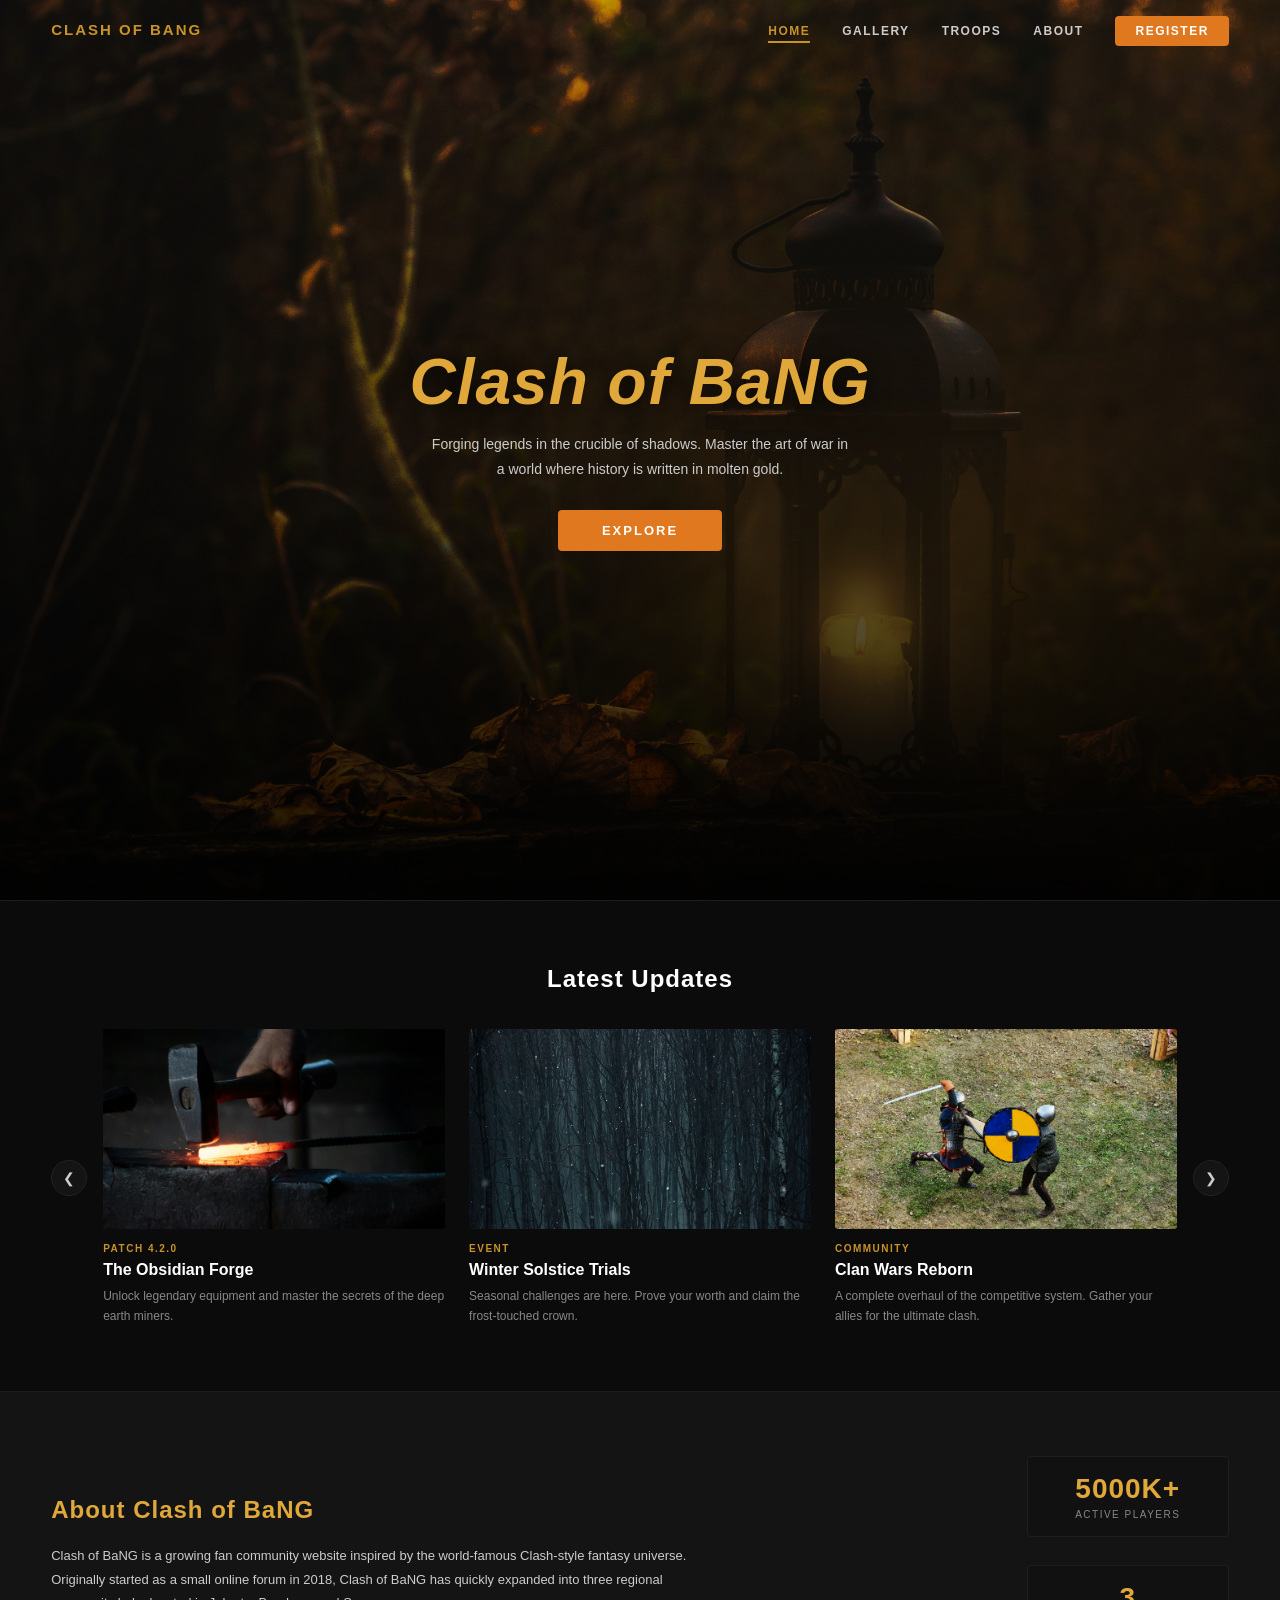
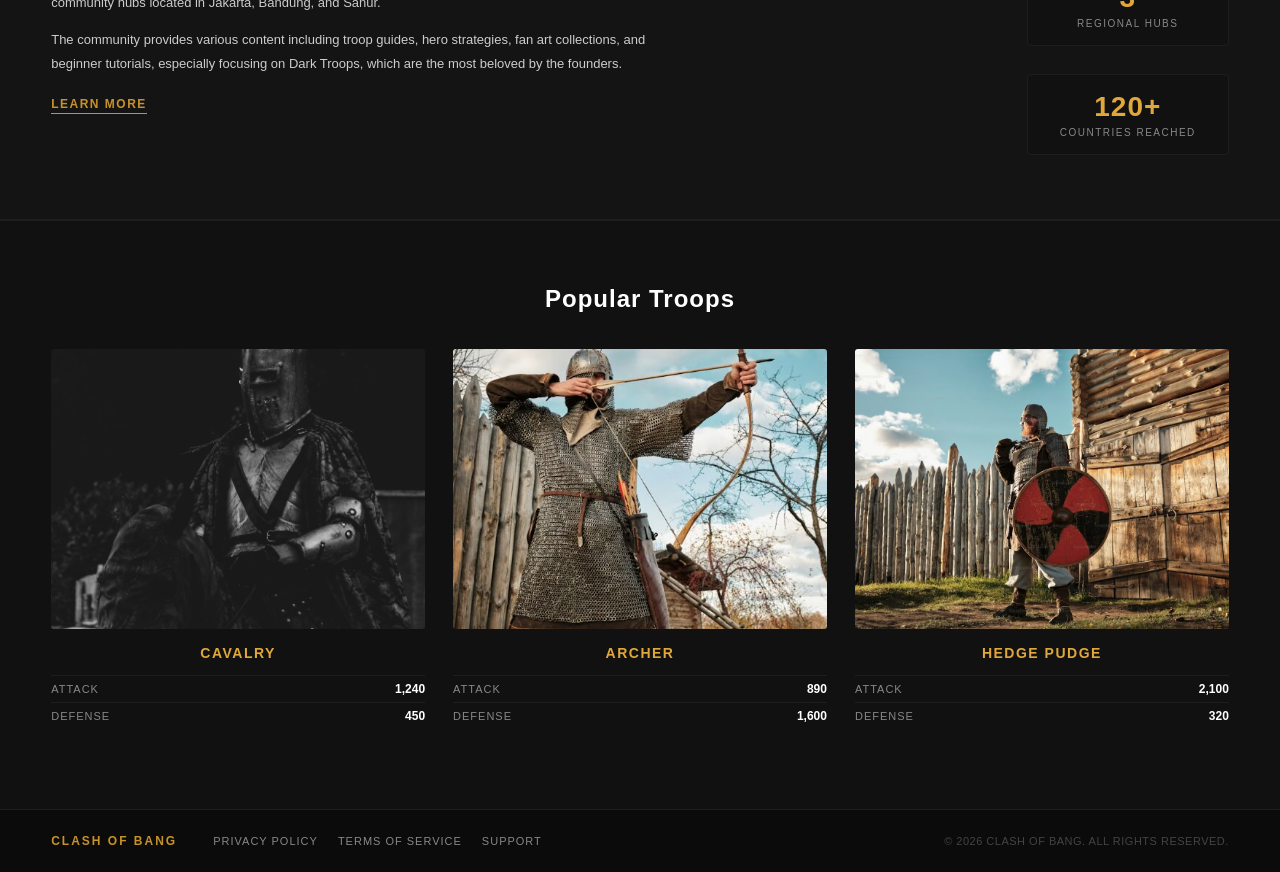
<file: aol_hci_lab/clash-of-bang/index.html>
<!DOCTYPE html>
<html lang="en">
<head>
    <meta charset="UTF-8">
    <meta name="viewport" content="width=device-width, initial-scale=1.0">
    <title>Clash of BaNG - Home</title>
    <link rel="stylesheet" href="css/style.css">
</head>
<body class="page-home">

    <header>
        <div class="header-container">
            <div class="logo">
                <a href="index.html">CLASH OF BANG</a>
            </div>
            <nav>
                <ul>
                    <li><a href="index.html" class="active">HOME</a></li>
                    <li><a href="gallery.html">GALLERY</a></li>
                    <li><a href="troops.html">TROOPS</a></li>
                    <li><a href="about.html">ABOUT</a></li>
                    <li><a href="register.html" class="btn-register">REGISTER</a></li>
                </ul>
            </nav>
        </div>
    </header>

    <main>

        <section class="hero-section">
            <div class="hero-content">
                <h1>Clash of BaNG</h1>
                <p>Forging legends in the crucible of shadows. Master the art of war in a world where history is written in molten gold.</p>
                <a href="#updates" class="btn-explore">EXPLORE</a>
            </div>
        </section>

        <section id="updates" class="updates-section">
            <div class="updates-inner">
                <div class="section-title">
                    <h2>Latest Updates</h2>
                </div>
                <div class="carousel-container">
                    <button class="carousel-arrow" id="prevBtn">&#10094;</button>
                    <div class="carousel-wrapper">
                        <div class="carousel-track" id="carouselTrack">

                            <div class="update-card">
                                <div class="card-img-wrap">
                                    <img src="images/update1.jpg" alt="The Obsidian Forge">
                                </div>
                                <span class="card-tag">PATCH 4.2.0</span>
                                <h3>The Obsidian Forge</h3>
                                <p>Unlock legendary equipment and master the secrets of the deep earth miners.</p>
                            </div>

                            <div class="update-card">
                                <div class="card-img-wrap">
                                    <img src="images/update2.jpg" alt="Winter Solstice Trials">
                                </div>
                                <span class="card-tag">EVENT</span>
                                <h3>Winter Solstice Trials</h3>
                                <p>Seasonal challenges are here. Prove your worth and claim the frost-touched crown.</p>
                            </div>

                            <div class="update-card">
                                <div class="card-img-wrap">
                                    <img src="images/update3.jpg" alt="Clan Wars Reborn">
                                </div>
                                <span class="card-tag">COMMUNITY</span>
                                <h3>Clan Wars Reborn</h3>
                                <p>A complete overhaul of the competitive system. Gather your allies for the ultimate clash.</p>
                            </div>

                        </div>
                    </div>
                    <button class="carousel-arrow" id="nextBtn">&#10095;</button>
                </div>
            </div>
        </section>

        <section class="brief-info-section">
            <div class="brief-info-inner">
                <div class="brief-info-text">
                    <h2>About Clash of BaNG</h2>
                    <p>Clash of BaNG is a growing fan community website inspired by the world-famous Clash-style fantasy universe. Originally started as a small online forum in 2018, Clash of BaNG has quickly expanded into three regional community hubs located in Jakarta, Bandung, and Sanur.</p>
                    <p>The community provides various content including troop guides, hero strategies, fan art collections, and beginner tutorials, especially focusing on Dark Troops, which are the most beloved by the founders.</p>
                    <a href="about.html" class="btn-learn-more">LEARN MORE</a>
                </div>
                <div class="brief-info-stats">
                    <div class="brief-stat-item">
                        <span class="brief-stat-number">5000K+</span>
                        <span class="brief-stat-label">Active Players</span>
                    </div>
                    <div class="brief-stat-item">
                        <span class="brief-stat-number">3</span>
                        <span class="brief-stat-label">Regional Hubs</span>
                    </div>
                    <div class="brief-stat-item">
                        <span class="brief-stat-number">120+</span>
                        <span class="brief-stat-label">Countries Reached</span>
                    </div>
                </div>
            </div>
        </section>

        <section class="popular-troops-section">
            <div class="troops-inner">
                <div class="section-title">
                    <h2>Popular Troops</h2>
                </div>
                <div class="troops-grid">

                    <div class="troop-card">
                        <div class="troop-card-img">
                            <img src="images/troop-cavalry.jpg" alt="Cavalry">
                        </div>
                        <h3>Cavalry</h3>
                        <div class="stat-row">
                            <span class="stat-label">ATTACK</span>
                            <span class="stat-value">1,240</span>
                        </div>
                        <div class="stat-row">
                            <span class="stat-label">DEFENSE</span>
                            <span class="stat-value">450</span>
                        </div>
                    </div>

                    <div class="troop-card">
                        <div class="troop-card-img">
                            <img src="images/troop-archer.jpg" alt="Archer">
                        </div>
                        <h3>Archer</h3>
                        <div class="stat-row">
                            <span class="stat-label">ATTACK</span>
                            <span class="stat-value">890</span>
                        </div>
                        <div class="stat-row">
                            <span class="stat-label">DEFENSE</span>
                            <span class="stat-value">1,600</span>
                        </div>
                    </div>

                    <div class="troop-card">
                        <div class="troop-card-img">
                            <img src="images/troop-hedge.jpg" alt="Hedge Pudge">
                        </div>
                        <h3>Hedge Pudge</h3>
                        <div class="stat-row">
                            <span class="stat-label">ATTACK</span>
                            <span class="stat-value">2,100</span>
                        </div>
                        <div class="stat-row">
                            <span class="stat-label">DEFENSE</span>
                            <span class="stat-value">320</span>
                        </div>
                    </div>

                </div>
            </div>
        </section>

    </main>

    <footer>
        <div class="footer-inner">
            <div class="footer-left">
                <span class="footer-logo">CLASH OF BANG</span>
                <div class="footer-links">
                    <a href="#">PRIVACY POLICY</a>
                    <a href="#">TERMS OF SERVICE</a>
                    <a href="#">SUPPORT</a>
                </div>
            </div>
            <div class="footer-right">
                <p>&copy; 2026 CLASH OF BANG. ALL RIGHTS RESERVED.</p>
            </div>
        </div>
    </footer>

    <script src="js/carousel.js"></script>
</body>
</html>
</file>
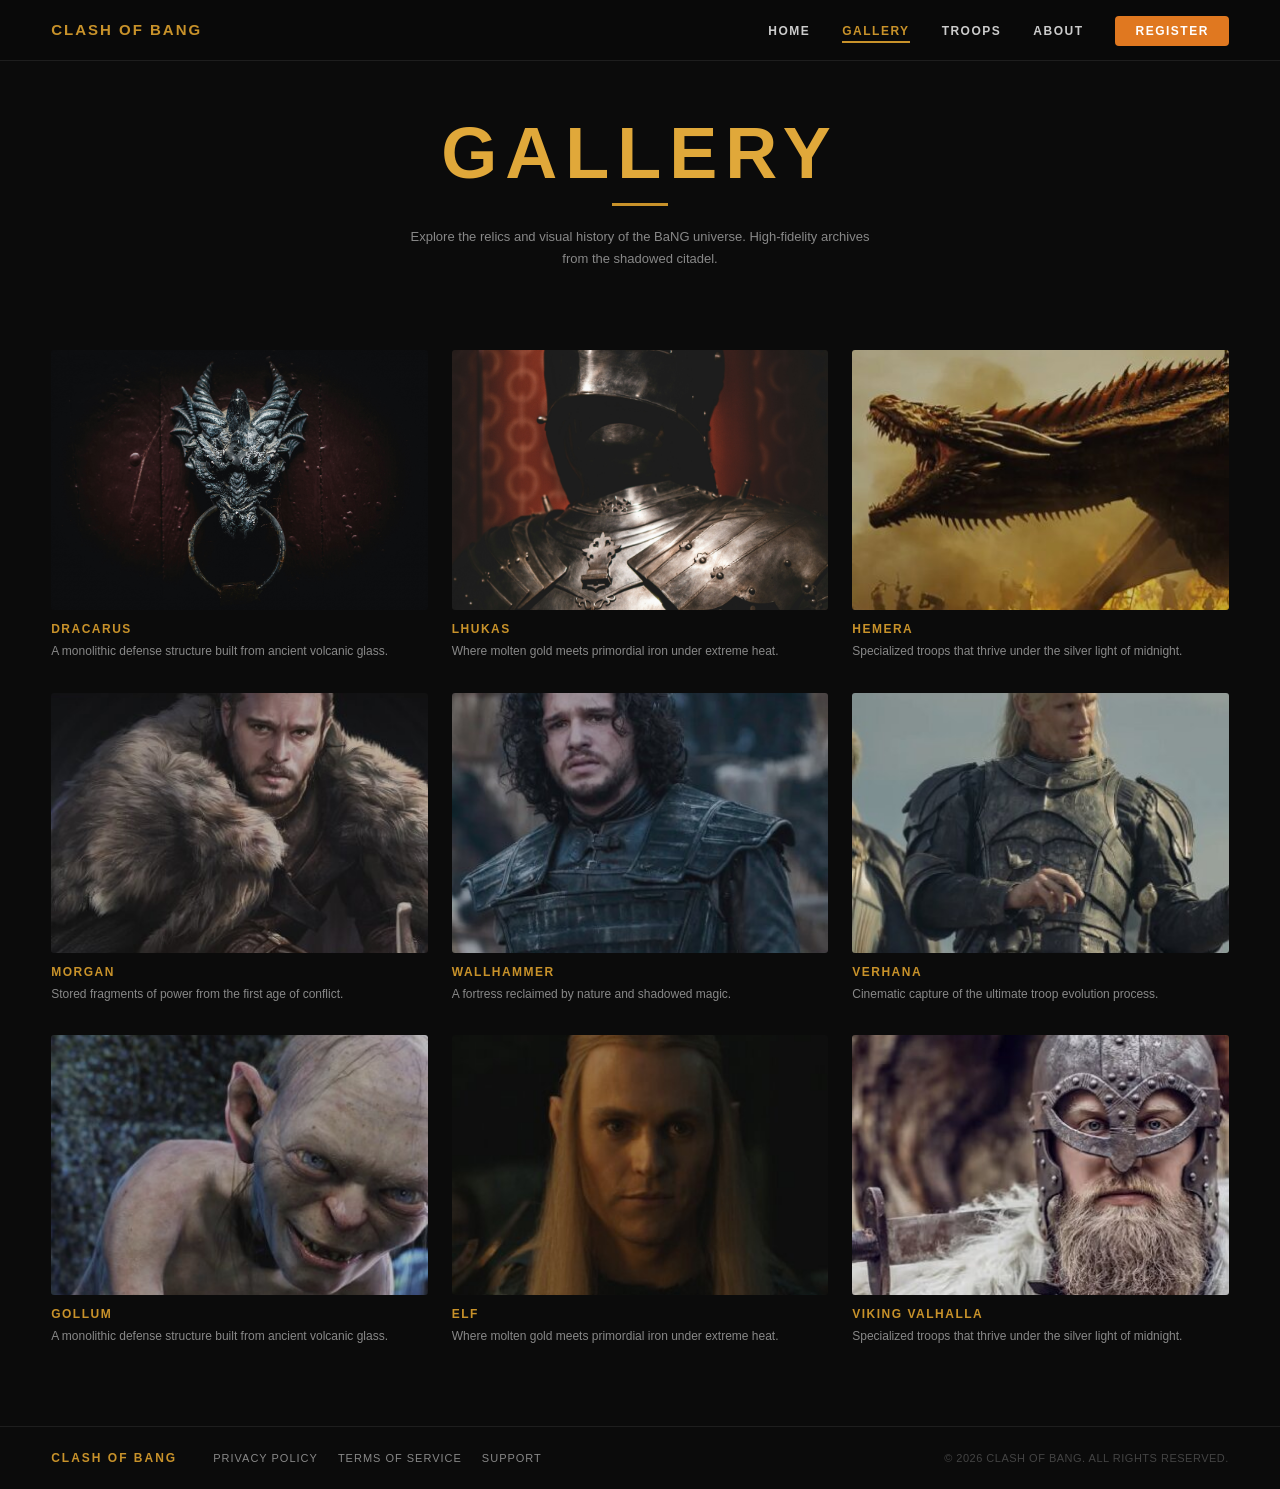
<file: aol_hci_lab/clash-of-bang/gallery.html>
<!DOCTYPE html>
<html lang="en">
<head>
    <meta charset="UTF-8">
    <meta name="viewport" content="width=device-width, initial-scale=1.0">
    <title>Clash of BaNG - Gallery</title>
    <link rel="stylesheet" href="css/style.css">
</head>
<body>

    <header>
        <div class="header-container">
            <div class="logo">
                <a href="index.html">CLASH OF BANG</a>
            </div>
            <nav>
                <ul>
                    <li><a href="index.html">HOME</a></li>
                    <li><a href="gallery.html" class="active">GALLERY</a></li>
                    <li><a href="troops.html">TROOPS</a></li>
                    <li><a href="about.html">ABOUT</a></li>
                    <li><a href="register.html" class="btn-register">REGISTER</a></li>
                </ul>
            </nav>
        </div>
    </header>

    <main>

        <div class="gallery-hero">
            <h1>GALLERY</h1>
            <p>Explore the relics and visual history of the BaNG universe. High-fidelity archives from the shadowed citadel.</p>
        </div>

        <section class="gallery-section">
            <div class="gallery-grid">

                <div class="gallery-card">
                    <div class="gallery-img-wrap">
                        <img src="images/gallery1.jpg" alt="Dracarus">
                    </div>
                    <h3>DRACARUS</h3>
                    <p>A monolithic defense structure built from ancient volcanic glass.</p>
                </div>

                <div class="gallery-card">
                    <div class="gallery-img-wrap">
                        <img src="images/gallery2.jpg" alt="Lhukas">
                    </div>
                    <h3>LHUKAS</h3>
                    <p>Where molten gold meets primordial iron under extreme heat.</p>
                </div>

                <div class="gallery-card">
                    <div class="gallery-img-wrap">
                        <img src="images/gallery3.jpg" alt="Hemera">
                    </div>
                    <h3>HEMERA</h3>
                    <p>Specialized troops that thrive under the silver light of midnight.</p>
                </div>

                <div class="gallery-card">
                    <div class="gallery-img-wrap">
                        <img src="images/gallery4.jpg" alt="Morgan">
                    </div>
                    <h3>MORGAN</h3>
                    <p>Stored fragments of power from the first age of conflict.</p>
                </div>

                <div class="gallery-card">
                    <div class="gallery-img-wrap">
                        <img src="images/gallery5.jpg" alt="Wallhammer">
                    </div>
                    <h3>WALLHAMMER</h3>
                    <p>A fortress reclaimed by nature and shadowed magic.</p>
                </div>

                <div class="gallery-card">
                    <div class="gallery-img-wrap">
                        <img src="images/gallery6.jpg" alt="Verhana">
                    </div>
                    <h3>VERHANA</h3>
                    <p>Cinematic capture of the ultimate troop evolution process.</p>
                </div>

                <div class="gallery-card">
                    <div class="gallery-img-wrap">
                        <img src="images/gallery7.jpg" alt="Gollum">
                    </div>
                    <h3>GOLLUM</h3>
                    <p>A monolithic defense structure built from ancient volcanic glass.</p>
                </div>

                <div class="gallery-card">
                    <div class="gallery-img-wrap">
                        <img src="images/gallery8.jpg" alt="Elf">
                    </div>
                    <h3>ELF</h3>
                    <p>Where molten gold meets primordial iron under extreme heat.</p>
                </div>

                <div class="gallery-card">
                    <div class="gallery-img-wrap">
                        <img src="images/gallery9.jpg" alt="Viking Valhalla">
                    </div>
                    <h3>VIKING VALHALLA</h3>
                    <p>Specialized troops that thrive under the silver light of midnight.</p>
                </div>

            </div>
        </section>

    </main>

    <footer>
        <div class="footer-inner">
            <div class="footer-left">
                <span class="footer-logo">CLASH OF BANG</span>
                <div class="footer-links">
                    <a href="#">PRIVACY POLICY</a>
                    <a href="#">TERMS OF SERVICE</a>
                    <a href="#">SUPPORT</a>
                </div>
            </div>
            <div class="footer-right">
                <p>&copy; 2026 CLASH OF BANG. ALL RIGHTS RESERVED.</p>
            </div>
        </div>
    </footer>

</body>
</html>
</file>
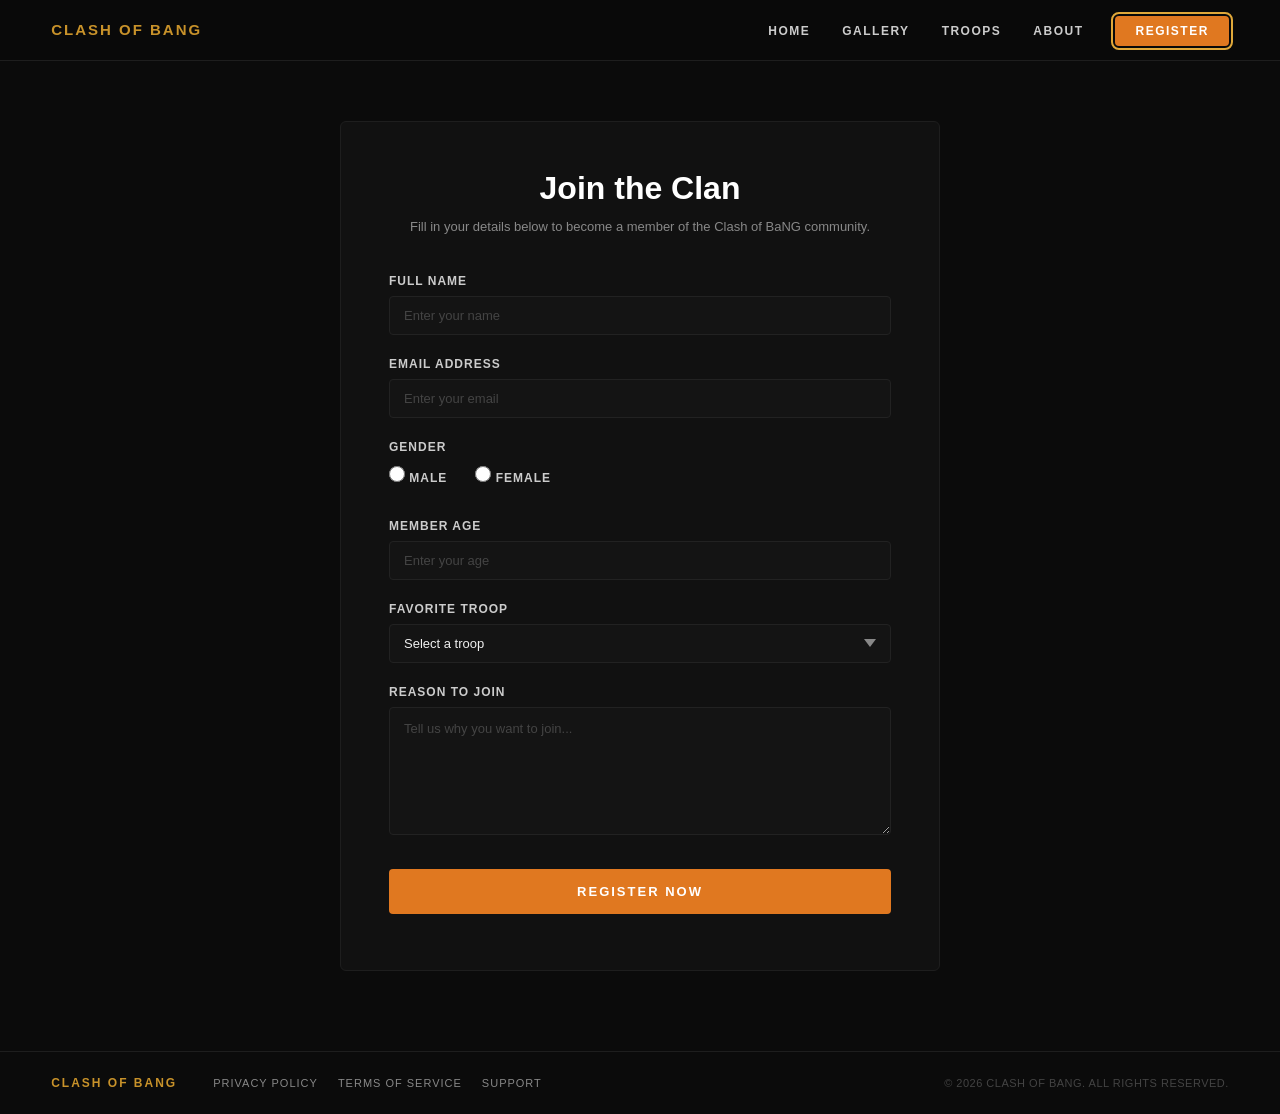
<file: aol_hci_lab/clash-of-bang/register.html>
<!DOCTYPE html>
<html lang="en">
<head>
    <meta charset="UTF-8">
    <meta name="viewport" content="width=device-width, initial-scale=1.0">
    <title>Clash of BaNG - Register</title>
    <link rel="stylesheet" href="css/style.css">
</head>
<body>

    <header>
        <div class="header-container">
            <div class="logo">
                <a href="index.html">CLASH OF BANG</a>
            </div>
            <nav>
                <ul>
                    <li><a href="index.html">HOME</a></li>
                    <li><a href="gallery.html">GALLERY</a></li>
                    <li><a href="troops.html">TROOPS</a></li>
                    <li><a href="about.html">ABOUT</a></li>
                    <li><a href="register.html" class="btn-register active">REGISTER</a></li>
                </ul>
            </nav>
        </div>
    </header>

    <main>

        <section class="register-section">
            <div class="register-card">

                <div class="register-header">
                    <h1>Join the Clan</h1>
                    <p>Fill in your details below to become a member of the Clash of BaNG community.</p>
                </div>

                <form id="registerForm" novalidate>

                    <div class="form-group">
                        <label for="fullName">Full Name</label>
                        <input type="text" id="fullName" name="fullName" placeholder="Enter your name" autocomplete="name">
                        <span class="form-error" id="fullNameError"></span>
                    </div>

                    <div class="form-group">
                        <label for="email">Email Address</label>
                        <input type="email" id="email" name="email" placeholder="Enter your email" autocomplete="email">
                        <span class="form-error" id="emailError"></span>
                    </div>

                    <div class="form-group">
                        <label>Gender</label>
                        <div class="radio-group">
                            <label class="radio-label">
                                <input type="radio" name="gender" value="male">
                                <span>Male</span>
                            </label>
                            <label class="radio-label">
                                <input type="radio" name="gender" value="female">
                                <span>Female</span>
                            </label>
                        </div>
                        <span class="form-error" id="genderError"></span>
                    </div>

                    <div class="form-group">
                        <label for="age">Member Age</label>
                        <input type="number" id="age" name="age" placeholder="Enter your age" min="13" max="99">
                        <span class="form-error" id="ageError"></span>
                    </div>

                    <div class="form-group">
                        <label for="favTroop">Favorite Troop</label>
                        <select id="favTroop" name="favTroop">
                            <option value="">Select a troop</option>
                            <option value="iron-fist">Iron Fist</option>
                            <option value="archers">Archers</option>
                            <option value="cavalry">Cavalry</option>
                            <option value="swordsman">Swordsman</option>
                            <option value="orc">Orc</option>
                            <option value="spearman">Spearman</option>
                            <option value="mighty-knight">Mighty Knight</option>
                            <option value="axeman">Axeman</option>
                        </select>
                        <span class="form-error" id="favTroopError"></span>
                    </div>

                    <div class="form-group">
                        <label for="reason">Reason to Join</label>
                        <textarea id="reason" name="reason" rows="5" placeholder="Tell us why you want to join..."></textarea>
                        <span class="form-error" id="reasonError"></span>
                    </div>

                    <button type="submit" class="btn-submit">REGISTER NOW</button>

                </form>

            </div>
        </section>

    </main>

    <footer>
        <div class="footer-inner">
            <div class="footer-left">
                <span class="footer-logo">CLASH OF BANG</span>
                <div class="footer-links">
                    <a href="#">PRIVACY POLICY</a>
                    <a href="#">TERMS OF SERVICE</a>
                    <a href="#">SUPPORT</a>
                </div>
            </div>
            <div class="footer-right">
                <p>&copy; 2026 CLASH OF BANG. ALL RIGHTS RESERVED.</p>
            </div>
        </div>
    </footer>

    <script src="js/register.js"></script>
</body>
</html>
</file>
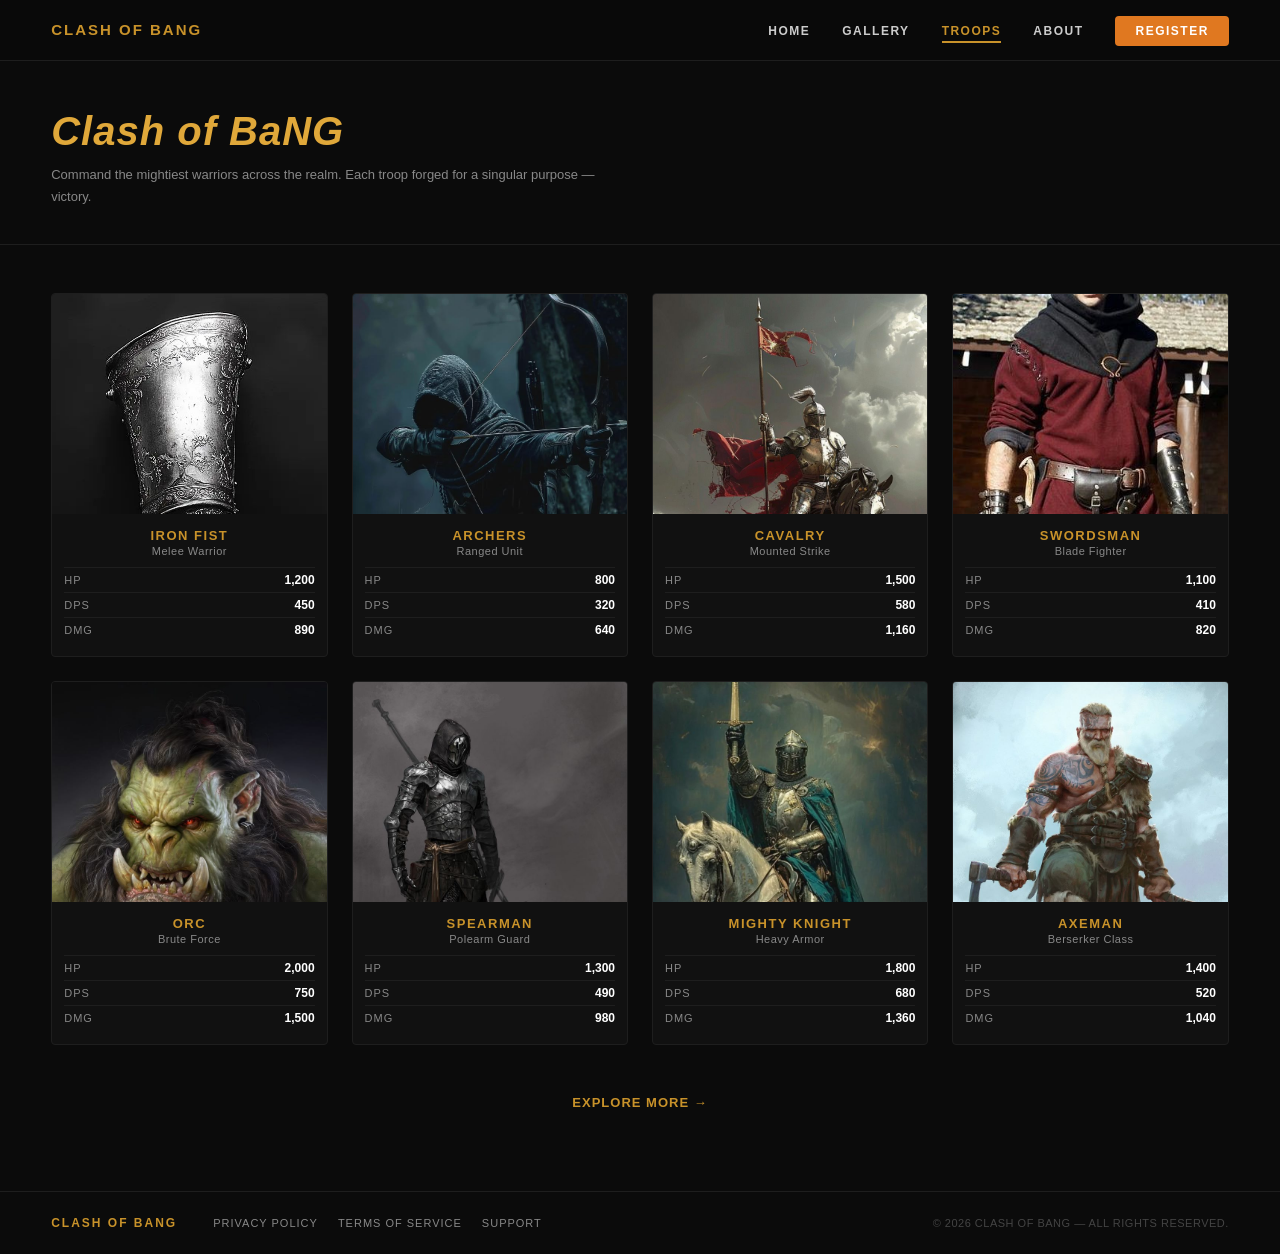
<file: aol_hci_lab/clash-of-bang/troops.html>
<!DOCTYPE html>
<html lang="en">
<head>
    <meta charset="UTF-8">
    <meta name="viewport" content="width=device-width, initial-scale=1.0">
    <title>Clash of BaNG - Troops</title>
    <link rel="stylesheet" href="css/style.css">
</head>
<body>

    <!-- ===== HEADER ===== -->
    <header>
        <div class="header-container">
            <div class="logo">
                <a href="index.html">CLASH OF BANG</a>
            </div>
            <nav>
                <ul>
                    <li><a href="index.html">HOME</a></li>
                    <li><a href="gallery.html">GALLERY</a></li>
                    <li><a href="troops.html" class="active">TROOPS</a></li>
                    <li><a href="about.html">ABOUT</a></li>
                    <li><a href="register.html" class="btn-register">REGISTER</a></li>
                </ul>
            </nav>
        </div>
    </header>

    <main>

        <!-- ===== PAGE TITLE ===== -->
        <div class="page-title-section">
            <h1>Clash of BaNG</h1>
            <p>Command the mightiest warriors across the realm. Each troop forged for a singular purpose — victory.</p>
        </div>

        <!-- ===== TROOPS GRID ===== -->
        <section class="troops-page-section">
            <div class="troops-page-grid">

                <!-- Troop 1 -->
                <div class="troop-page-card">
                    <div class="troop-page-img">
                        <img src="images/troop1.jpg" alt="Iron Fist">
                        <div class="troop-hover-overlay">
                            <div class="hover-stat">
                                <span class="hover-stat-label">Hitpoints</span>
                                <span class="hover-stat-value">1,200</span>
                            </div>
                            <div class="hover-stat">
                                <span class="hover-stat-label">DPS</span>
                                <span class="hover-stat-value">450</span>
                            </div>
                            <div class="hover-stat">
                                <span class="hover-stat-label">Damage</span>
                                <span class="hover-stat-value">890</span>
                            </div>
                        </div>
                    </div>
                    <h3>Iron Fist</h3>
                    <p class="troop-subtitle">Melee Warrior</p>
                    <div class="troop-stats">
                        <div class="stat-row">
                            <span class="stat-label">HP</span>
                            <span class="stat-value">1,200</span>
                        </div>
                        <div class="stat-row">
                            <span class="stat-label">DPS</span>
                            <span class="stat-value">450</span>
                        </div>
                        <div class="stat-row">
                            <span class="stat-label">DMG</span>
                            <span class="stat-value">890</span>
                        </div>
                    </div>
                </div>

                <!-- Troop 2 -->
                <div class="troop-page-card">
                    <div class="troop-page-img">
                        <img src="images/troop2.jpg" alt="Archers">
                        <div class="troop-hover-overlay">
                            <div class="hover-stat">
                                <span class="hover-stat-label">Hitpoints</span>
                                <span class="hover-stat-value">800</span>
                            </div>
                            <div class="hover-stat">
                                <span class="hover-stat-label">DPS</span>
                                <span class="hover-stat-value">320</span>
                            </div>
                            <div class="hover-stat">
                                <span class="hover-stat-label">Damage</span>
                                <span class="hover-stat-value">640</span>
                            </div>
                        </div>
                    </div>
                    <h3>Archers</h3>
                    <p class="troop-subtitle">Ranged Unit</p>
                    <div class="troop-stats">
                        <div class="stat-row">
                            <span class="stat-label">HP</span>
                            <span class="stat-value">800</span>
                        </div>
                        <div class="stat-row">
                            <span class="stat-label">DPS</span>
                            <span class="stat-value">320</span>
                        </div>
                        <div class="stat-row">
                            <span class="stat-label">DMG</span>
                            <span class="stat-value">640</span>
                        </div>
                    </div>
                </div>

                <!-- Troop 3 -->
                <div class="troop-page-card">
                    <div class="troop-page-img">
                        <img src="images/troop3.jpg" alt="Cavalry">
                        <div class="troop-hover-overlay">
                            <div class="hover-stat">
                                <span class="hover-stat-label">Hitpoints</span>
                                <span class="hover-stat-value">1,500</span>
                            </div>
                            <div class="hover-stat">
                                <span class="hover-stat-label">DPS</span>
                                <span class="hover-stat-value">580</span>
                            </div>
                            <div class="hover-stat">
                                <span class="hover-stat-label">Damage</span>
                                <span class="hover-stat-value">1,160</span>
                            </div>
                        </div>
                    </div>
                    <h3>Cavalry</h3>
                    <p class="troop-subtitle">Mounted Strike</p>
                    <div class="troop-stats">
                        <div class="stat-row">
                            <span class="stat-label">HP</span>
                            <span class="stat-value">1,500</span>
                        </div>
                        <div class="stat-row">
                            <span class="stat-label">DPS</span>
                            <span class="stat-value">580</span>
                        </div>
                        <div class="stat-row">
                            <span class="stat-label">DMG</span>
                            <span class="stat-value">1,160</span>
                        </div>
                    </div>
                </div>

                <!-- Troop 4 -->
                <div class="troop-page-card">
                    <div class="troop-page-img">
                        <img src="images/troop4.jpg" alt="Swordsman">
                        <div class="troop-hover-overlay">
                            <div class="hover-stat">
                                <span class="hover-stat-label">Hitpoints</span>
                                <span class="hover-stat-value">1,100</span>
                            </div>
                            <div class="hover-stat">
                                <span class="hover-stat-label">DPS</span>
                                <span class="hover-stat-value">410</span>
                            </div>
                            <div class="hover-stat">
                                <span class="hover-stat-label">Damage</span>
                                <span class="hover-stat-value">820</span>
                            </div>
                        </div>
                    </div>
                    <h3>Swordsman</h3>
                    <p class="troop-subtitle">Blade Fighter</p>
                    <div class="troop-stats">
                        <div class="stat-row">
                            <span class="stat-label">HP</span>
                            <span class="stat-value">1,100</span>
                        </div>
                        <div class="stat-row">
                            <span class="stat-label">DPS</span>
                            <span class="stat-value">410</span>
                        </div>
                        <div class="stat-row">
                            <span class="stat-label">DMG</span>
                            <span class="stat-value">820</span>
                        </div>
                    </div>
                </div>

                <!-- Troop 5 -->
                <div class="troop-page-card">
                    <div class="troop-page-img">
                        <img src="images/troop5.jpg" alt="Orc">
                        <div class="troop-hover-overlay">
                            <div class="hover-stat">
                                <span class="hover-stat-label">Hitpoints</span>
                                <span class="hover-stat-value">2,000</span>
                            </div>
                            <div class="hover-stat">
                                <span class="hover-stat-label">DPS</span>
                                <span class="hover-stat-value">750</span>
                            </div>
                            <div class="hover-stat">
                                <span class="hover-stat-label">Damage</span>
                                <span class="hover-stat-value">1,500</span>
                            </div>
                        </div>
                    </div>
                    <h3>Orc</h3>
                    <p class="troop-subtitle">Brute Force</p>
                    <div class="troop-stats">
                        <div class="stat-row">
                            <span class="stat-label">HP</span>
                            <span class="stat-value">2,000</span>
                        </div>
                        <div class="stat-row">
                            <span class="stat-label">DPS</span>
                            <span class="stat-value">750</span>
                        </div>
                        <div class="stat-row">
                            <span class="stat-label">DMG</span>
                            <span class="stat-value">1,500</span>
                        </div>
                    </div>
                </div>

                <!-- Troop 6 -->
                <div class="troop-page-card">
                    <div class="troop-page-img">
                        <img src="images/troop6.jpg" alt="Spearman">
                        <div class="troop-hover-overlay">
                            <div class="hover-stat">
                                <span class="hover-stat-label">Hitpoints</span>
                                <span class="hover-stat-value">1,300</span>
                            </div>
                            <div class="hover-stat">
                                <span class="hover-stat-label">DPS</span>
                                <span class="hover-stat-value">490</span>
                            </div>
                            <div class="hover-stat">
                                <span class="hover-stat-label">Damage</span>
                                <span class="hover-stat-value">980</span>
                            </div>
                        </div>
                    </div>
                    <h3>Spearman</h3>
                    <p class="troop-subtitle">Polearm Guard</p>
                    <div class="troop-stats">
                        <div class="stat-row">
                            <span class="stat-label">HP</span>
                            <span class="stat-value">1,300</span>
                        </div>
                        <div class="stat-row">
                            <span class="stat-label">DPS</span>
                            <span class="stat-value">490</span>
                        </div>
                        <div class="stat-row">
                            <span class="stat-label">DMG</span>
                            <span class="stat-value">980</span>
                        </div>
                    </div>
                </div>

                <!-- Troop 7 -->
                <div class="troop-page-card">
                    <div class="troop-page-img">
                        <img src="images/troop7.jpg" alt="Mighty Knight">
                        <div class="troop-hover-overlay">
                            <div class="hover-stat">
                                <span class="hover-stat-label">Hitpoints</span>
                                <span class="hover-stat-value">1,800</span>
                            </div>
                            <div class="hover-stat">
                                <span class="hover-stat-label">DPS</span>
                                <span class="hover-stat-value">680</span>
                            </div>
                            <div class="hover-stat">
                                <span class="hover-stat-label">Damage</span>
                                <span class="hover-stat-value">1,360</span>
                            </div>
                        </div>
                    </div>
                    <h3>Mighty Knight</h3>
                    <p class="troop-subtitle">Heavy Armor</p>
                    <div class="troop-stats">
                        <div class="stat-row">
                            <span class="stat-label">HP</span>
                            <span class="stat-value">1,800</span>
                        </div>
                        <div class="stat-row">
                            <span class="stat-label">DPS</span>
                            <span class="stat-value">680</span>
                        </div>
                        <div class="stat-row">
                            <span class="stat-label">DMG</span>
                            <span class="stat-value">1,360</span>
                        </div>
                    </div>
                </div>

                <!-- Troop 8 -->
                <div class="troop-page-card">
                    <div class="troop-page-img">
                        <img src="images/troop8.jpg" alt="Axeman">
                        <div class="troop-hover-overlay">
                            <div class="hover-stat">
                                <span class="hover-stat-label">Hitpoints</span>
                                <span class="hover-stat-value">1,400</span>
                            </div>
                            <div class="hover-stat">
                                <span class="hover-stat-label">DPS</span>
                                <span class="hover-stat-value">520</span>
                            </div>
                            <div class="hover-stat">
                                <span class="hover-stat-label">Damage</span>
                                <span class="hover-stat-value">1,040</span>
                            </div>
                        </div>
                    </div>
                    <h3>Axeman</h3>
                    <p class="troop-subtitle">Berserker Class</p>
                    <div class="troop-stats">
                        <div class="stat-row">
                            <span class="stat-label">HP</span>
                            <span class="stat-value">1,400</span>
                        </div>
                        <div class="stat-row">
                            <span class="stat-label">DPS</span>
                            <span class="stat-value">520</span>
                        </div>
                        <div class="stat-row">
                            <span class="stat-label">DMG</span>
                            <span class="stat-value">1,040</span>
                        </div>
                    </div>
                </div>

            </div>

            <div class="explore-more">
                <a href="gallery.html" class="explore-more-link">Explore More &rarr;</a>
            </div>
        </section>

    </main>

    <!-- ===== FOOTER ===== -->
    <footer>
        <div class="footer-inner">
            <div class="footer-left">
                <span class="footer-logo">CLASH OF BANG</span>
                <div class="footer-links">
                    <a href="#">PRIVACY POLICY</a>
                    <a href="#">TERMS OF SERVICE</a>
                    <a href="#">SUPPORT</a>
                </div>
            </div>
            <div class="footer-right">
                <p>&copy; 2026 CLASH OF BANG — ALL RIGHTS RESERVED.</p>
            </div>
        </div>
    </footer>

</body>
</html>
</file>
<file: aol_hci_lab/clash-of-bang/css/style.css>
﻿/* /Reset */
*, *::before, *::after {
    margin: 0;
    padding: 0;
    box-sizing: border-box;
}

:root {
    --black:        #0b0b0b;
    --black-soft:   #111111;
    --black-card:   #141414;
    --gold:         #c8922a;
    --gold-light:   #e0a83a;
    --orange:       #e07820;
    --orange-dark:  #c06010;
    --white:        #ffffff;
    --text-white:   #f0f0f0;
    --grey-light:   #cccccc;
    --grey-mid:     #888888;
    --grey-dark:    #444444;
    --border:       #1e1e1e;
    --border-soft:  #222222;
}

html, body {
    width: 100%;
    background-color: var(--black);
    color: var(--text-white);
    font-family: 'Arial', 'Helvetica Neue', sans-serif;
    overflow-x: hidden;
}

img { display: block; max-width: 100%; }
a   { text-decoration: none; }
ul  { list-style: none; }

/* /Header & Nav */
header {
    width: 100%;
    position: absolute;
    top: 0; left: 0;
    z-index: 100;
    background: transparent;
}

body:not(.page-home) header {
    position: sticky;
    background-color: rgba(10, 10, 10, 0.97);
    border-bottom: 1px solid var(--border);
}

.header-container {
    width: 100%;
    padding: 0 4%;
    height: 60px;
    display: flex;
    justify-content: space-between;
    align-items: center;
}

.logo a {
    color: var(--gold);
    font-size: 15px;
    font-weight: 800;
    letter-spacing: 2px;
    text-transform: uppercase;
}

nav ul {
    display: flex;
    align-items: center;
    gap: 32px;
}

nav ul li a {
    color: var(--grey-light);
    font-size: 12px;
    font-weight: 700;
    letter-spacing: 1.5px;
    text-transform: uppercase;
    transition: color 0.2s;
}

nav ul li a:hover,
nav ul li a.active {
    color: var(--gold);
}

nav ul li a.active {
    border-bottom: 2px solid var(--gold);
    padding-bottom: 3px;
}

.btn-register {
    background-color: var(--orange) !important;
    color: var(--white) !important;
    padding: 8px 20px !important;
    border-radius: 4px;
    border-bottom: none !important;
    font-size: 12px !important;
    letter-spacing: 1.5px;
    transition: background-color 0.2s !important;
}

.btn-register:hover {
    background-color: var(--orange-dark) !important;
}

/* Active state on register button — keep orange, just add outline */
.btn-register.active {
    outline: 2px solid var(--gold-light);
    outline-offset: 2px;
    border-bottom: none !important;
}

/* /Hero */
.hero-section {
    position: relative;
    width: 100%;
    height: 100vh;
    min-height: 560px;
    background: url('../images/hero-bg.jpg') no-repeat center center / cover;
    display: flex;
    align-items: center;
    justify-content: center;
    text-align: center;
}

.hero-section::before {
    content: '';
    position: absolute;
    inset: 0;
    background: linear-gradient(
        to bottom,
        rgba(0,0,0,0.25) 0%,
        rgba(0,0,0,0.50) 50%,
        rgba(0,0,0,0.92) 100%
    );
}

.hero-content {
    position: relative;
    z-index: 1;
    width: 100%;
    padding: 0 20px;
}

.hero-content h1 {
    font-size: 64px;
    font-weight: 900;
    font-style: italic;
    color: var(--gold-light);
    letter-spacing: 1px;
    line-height: 1.05;
    margin-bottom: 16px;
    text-shadow: 0 2px 24px rgba(0,0,0,0.7);
}

.hero-content p {
    font-size: 14px;
    color: var(--grey-light);
    line-height: 1.8;
    margin-bottom: 28px;
    max-width: 420px;
    margin-left: auto;
    margin-right: auto;
}

.btn-explore {
    display: inline-block;
    background-color: var(--orange);
    color: var(--white);
    font-size: 13px;
    font-weight: 700;
    letter-spacing: 2px;
    text-transform: uppercase;
    padding: 13px 44px;
    border-radius: 4px;
    transition: background-color 0.2s, transform 0.2s;
}

.btn-explore:hover {
    background-color: var(--orange-dark);
    transform: translateY(-1px);
}

/* /SectionTitle */
.section-title {
    text-align: center;
    margin-bottom: 36px;
}

.section-title h2 {
    font-size: 24px;
    font-weight: 700;
    letter-spacing: 1px;
    color: var(--white);
}

/* /Carousel */
.updates-section {
    background-color: var(--black);
    padding: 64px 4%;
    border-top: 1px solid var(--border);
}

.carousel-container {
    display: flex;
    align-items: center;
    gap: 16px;
    width: 100%;
}

.carousel-wrapper {
    overflow: hidden;
    width: 100%;
}

.carousel-track {
    display: flex;
    gap: 24px;
    transition: transform 0.38s ease-in-out;
}

.update-card {
    flex: 0 0 calc(33.333% - 16px);
    background: transparent;
    text-align: left;
}

.card-img-wrap {
    width: 100%;
    height: 200px;
    overflow: hidden;
    border-radius: 3px;
    margin-bottom: 14px;
}

.card-img-wrap img {
    width: 100%;
    height: 100%;
    object-fit: cover;
    transition: transform 0.35s ease;
}

.update-card:hover .card-img-wrap img {
    transform: scale(1.04);
}

.card-tag {
    display: block;
    font-size: 10px;
    font-weight: 700;
    letter-spacing: 1.5px;
    text-transform: uppercase;
    color: var(--gold);
    margin-bottom: 7px;
}

.update-card h3 {
    font-size: 16px;
    font-weight: 700;
    color: var(--white);
    margin-bottom: 8px;
}

.update-card p {
    font-size: 12px;
    color: var(--grey-mid);
    line-height: 1.65;
}

.carousel-arrow {
    flex-shrink: 0;
    width: 36px;
    height: 36px;
    border-radius: 50%;
    border: 1px solid var(--border-soft);
    background: var(--black-card);
    color: var(--grey-light);
    font-size: 14px;
    cursor: pointer;
    display: flex;
    align-items: center;
    justify-content: center;
    transition: border-color 0.2s, color 0.2s;
}

.carousel-arrow:hover {
    border-color: var(--gold);
    color: var(--gold);
}

/* /BriefInfo */
.brief-info-section {
    background-color: var(--black-card);
    padding: 64px 4%;
    border-top: 1px solid var(--border);
    border-bottom: 1px solid var(--border);
}

.brief-info-inner {
    display: flex;
    align-items: center;
    gap: 80px;
    width: 100%;
}

.brief-info-text {
    flex: 1;
}

.brief-info-text h2 {
    font-size: 24px;
    font-weight: 700;
    color: var(--gold-light);
    letter-spacing: 1px;
    margin-bottom: 20px;
}

.brief-info-text p {
    font-size: 13px;
    color: var(--grey-light);
    line-height: 1.8;
    margin-bottom: 14px;
    max-width: 640px;
}

.btn-learn-more {
    display: inline-block;
    margin-top: 8px;
    font-size: 12px;
    font-weight: 700;
    letter-spacing: 1.5px;
    text-transform: uppercase;
    color: var(--gold);
    border-bottom: 1px solid var(--gold);
    padding-bottom: 2px;
    transition: color 0.2s, border-color 0.2s;
}

.btn-learn-more:hover {
    color: var(--gold-light);
    border-color: var(--gold-light);
}

.brief-info-stats {
    display: flex;
    flex-direction: column;
    gap: 28px;
    flex-shrink: 0;
}

.brief-stat-item {
    text-align: center;
    padding: 16px 32px;
    border: 1px solid var(--border);
    border-radius: 4px;
    background-color: var(--black-soft);
}

.brief-stat-number {
    display: block;
    font-size: 28px;
    font-weight: 900;
    color: var(--gold-light);
    letter-spacing: 1px;
    margin-bottom: 4px;
}

.brief-stat-label {
    display: block;
    font-size: 10px;
    letter-spacing: 1.5px;
    text-transform: uppercase;
    color: var(--grey-mid);
}

/* /PopularTroops */
.popular-troops-section {
    background-color: var(--black-soft);
    padding: 64px 4% 80px;
    border-top: 1px solid var(--border);
}

.troops-grid {
    display: grid;
    grid-template-columns: repeat(3, 1fr);
    gap: 28px;
    width: 100%;
}

.troop-card {
    background: transparent;
    text-align: center;
}

.troop-card-img {
    width: 100%;
    height: 280px;
    overflow: hidden;
    border-radius: 3px;
    margin-bottom: 16px;
}

.troop-card-img img {
    width: 100%;
    height: 100%;
    object-fit: cover;
    transition: transform 0.35s ease;
}

.troop-card:hover .troop-card-img img {
    transform: scale(1.04);
}

.troop-card h3 {
    font-size: 14px;
    font-weight: 700;
    color: var(--gold-light);
    letter-spacing: 1.5px;
    text-transform: uppercase;
    margin-bottom: 14px;
}

.stat-row {
    display: flex;
    justify-content: space-between;
    align-items: center;
    padding: 6px 0;
    border-top: 1px solid var(--border);
}

.stat-label {
    font-size: 11px;
    letter-spacing: 1px;
    text-transform: uppercase;
    color: var(--grey-mid);
}

.stat-value {
    font-size: 12px;
    font-weight: 700;
    color: var(--white);
}

/* /Gallery */
.gallery-hero {
    background-color: var(--black);
    padding: 56px 4% 40px;
    text-align: center;
}

.gallery-hero h1 {
    font-size: 72px;
    font-weight: 900;
    letter-spacing: 8px;
    text-transform: uppercase;
    color: var(--gold-light);
    line-height: 1;
    margin-bottom: 0;
    display: inline-block;
    position: relative;
}

.gallery-hero h1::after {
    content: '';
    display: block;
    width: 56px;
    height: 3px;
    background: var(--gold);
    margin: 14px auto 0;
}

.gallery-hero p {
    font-size: 13px;
    color: var(--grey-mid);
    max-width: 480px;
    margin: 20px auto 0;
    line-height: 1.7;
}

.gallery-section {
    background-color: var(--black);
    padding: 40px 4% 80px;
}

.gallery-grid {
    display: grid;
    grid-template-columns: repeat(3, 1fr);
    gap: 32px 24px;
    width: 100%;
}

.gallery-card {
    background: transparent;
    text-align: left;
}

.gallery-img-wrap {
    width: 100%;
    height: 260px;
    overflow: hidden;
    border-radius: 3px;
    margin-bottom: 12px;
}

.gallery-img-wrap img {
    width: 100%;
    height: 100%;
    object-fit: cover;
    transition: transform 0.35s ease;
}

.gallery-card:hover .gallery-img-wrap img {
    transform: scale(1.04);
}

.gallery-card h3 {
    font-size: 12px;
    font-weight: 800;
    letter-spacing: 1.5px;
    text-transform: uppercase;
    color: var(--gold);
    margin-bottom: 6px;
}

.gallery-card p {
    font-size: 12px;
    color: var(--grey-mid);
    line-height: 1.55;
}

/* /Troops */
.page-title-section {
    background-color: var(--black);
    padding: 48px 4% 36px;
    text-align: left;
    border-bottom: 1px solid var(--border);
}

.page-title-section h1 {
    font-size: 40px;
    font-weight: 900;
    font-style: italic;
    color: var(--gold-light);
    letter-spacing: 1px;
    margin-bottom: 10px;
}

.page-title-section p {
    font-size: 13px;
    color: var(--grey-mid);
    max-width: 560px;
    line-height: 1.7;
}

.troops-page-section {
    background-color: var(--black);
    padding: 48px 4% 80px;
}

.troops-page-grid {
    display: grid;
    grid-template-columns: repeat(4, 1fr);
    gap: 24px;
    width: 100%;
}

.troop-page-card {
    background-color: var(--black-soft);
    border: 1px solid var(--border);
    border-radius: 4px;
    overflow: hidden;
    transition: box-shadow 0.3s, transform 0.3s;
    text-align: center;
}

.troop-page-card:hover {
    box-shadow: 0 12px 40px rgba(200, 146, 42, 0.30), 0 4px 16px rgba(0,0,0,0.6);
    transform: translateY(-4px);
}

.troop-page-img {
    position: relative;
    width: 100%;
    height: 220px;
    overflow: hidden;
}

.troop-page-img img {
    width: 100%;
    height: 100%;
    object-fit: cover;
    object-position: center top;
    transition: transform 0.35s ease;
}

.troop-page-card:hover .troop-page-img img {
    transform: scale(1.06);
}

/* Hover overlay with stats — shows on card hover */
.troop-hover-overlay {
    position: absolute;
    inset: 0;
    background: rgba(0, 0, 0, 0.82);
    display: flex;
    flex-direction: column;
    align-items: center;
    justify-content: center;
    gap: 10px;
    opacity: 0;
    transition: opacity 0.3s ease;
}

.troop-page-card:hover .troop-hover-overlay {
    opacity: 1;
}

.hover-stat {
    display: flex;
    flex-direction: column;
    align-items: center;
    gap: 2px;
}

.hover-stat-label {
    font-size: 10px;
    letter-spacing: 1.5px;
    text-transform: uppercase;
    color: var(--grey-mid);
}

.hover-stat-value {
    font-size: 18px;
    font-weight: 800;
    color: var(--gold-light);
}

.troop-page-card h3 {
    font-size: 13px;
    font-weight: 800;
    color: var(--gold);
    letter-spacing: 1.5px;
    text-transform: uppercase;
    padding: 14px 12px 2px;
}

.troop-subtitle {
    font-size: 11px;
    color: var(--grey-mid);
    letter-spacing: 0.5px;
    padding-bottom: 10px;
}

.troop-stats {
    padding: 0 12px 14px;
}

.troop-stats .stat-row {
    padding: 5px 0;
    border-top: 1px solid var(--border);
}

.explore-more {
    text-align: center;
    margin-top: 48px;
}

.explore-more-link {
    font-size: 13px;
    font-weight: 700;
    letter-spacing: 1px;
    color: var(--gold);
    text-transform: uppercase;
    transition: color 0.2s;
}

.explore-more-link:hover {
    color: var(--gold-light);
}

/* /About */
.about-title-section {
    background-color: var(--black);
    padding: 56px 4% 36px;
    text-align: center;
}

.about-title-section h1 {
    font-size: 68px;
    font-weight: 900;
    letter-spacing: 8px;
    text-transform: uppercase;
    color: var(--gold-light);
    line-height: 1;
    margin-bottom: 16px;
}

.gold-underline {
    width: 56px;
    height: 3px;
    background: var(--gold);
    margin: 0 auto;
}

.about-title-sub {
    font-size: 13px;
    color: var(--grey-mid);
    margin-top: 16px;
    letter-spacing: 0.5px;
}

/* /History */
.about-history-section {
    background-color: var(--black);
    padding: 60px 4%;
    border-top: 1px solid var(--border);
}

.about-history-inner {
    display: flex;
    gap: 60px;
    align-items: flex-start;
    width: 100%;
}

.about-history-text {
    flex: 1;
}

.about-subtitle {
    font-size: 13px;
    font-weight: 800;
    letter-spacing: 2px;
    text-transform: uppercase;
    color: var(--gold);
    margin-bottom: 18px;
}

.about-history-text p {
    font-size: 13px;
    color: var(--grey-light);
    line-height: 1.8;
    margin-bottom: 16px;
}

.milestone-box {
    background-color: var(--black-soft);
    border: 1px solid var(--border);
    border-left: 3px solid var(--gold);
    padding: 20px 24px;
    margin-top: 24px;
    border-radius: 3px;
}

.milestone-year {
    display: block;
    font-size: 28px;
    font-weight: 900;
    color: var(--gold-light);
    margin-bottom: 8px;
}

.milestone-box p {
    font-size: 12px;
    color: var(--grey-mid);
    line-height: 1.7;
    margin-bottom: 0;
}

.about-history-photo {
    flex: 0 0 260px;
    text-align: center;
}

.creator-photo-wrap {
    width: 100%;
    height: 320px;
    overflow: hidden;
    border-radius: 4px;
    margin-bottom: 14px;
}

.creator-photo-wrap img {
    width: 100%;
    height: 100%;
    object-fit: cover;
}

.creator-name {
    font-size: 13px;
    font-weight: 800;
    letter-spacing: 1.5px;
    text-transform: uppercase;
    color: var(--gold);
    margin-bottom: 4px;
    margin-top: 14px;
}

.creator-title {
    font-size: 11px;
    color: var(--grey-mid);
    letter-spacing: 0.5px;
    margin-bottom: 24px;
}

/* /RegionalHubs */
.about-regional-hubs {
    margin-top: 8px;
    text-align: left;
}

.hub-list {
    display: flex;
    flex-direction: column;
    gap: 14px;
    margin-top: 14px;
}

.hub-list li {
    display: flex;
    align-items: flex-start;
    gap: 12px;
}

.hub-dot {
    flex-shrink: 0;
    width: 8px;
    height: 8px;
    border-radius: 50%;
    background-color: var(--gold);
    margin-top: 5px;
}

.hub-list li div strong {
    display: block;
    font-size: 12px;
    font-weight: 800;
    letter-spacing: 1px;
    text-transform: uppercase;
    color: var(--white);
    margin-bottom: 3px;
}

.hub-list li div p {
    font-size: 11px;
    color: var(--grey-mid);
    line-height: 1.6;
}

/* /MilestonesList */
.milestones-list {
    display: flex;
    flex-direction: column;
    gap: 16px;
    margin-top: 28px;
}

/* /Community */
.about-community-section {
    background-color: var(--black-soft);
    padding: 60px 4%;
    border-top: 1px solid var(--border);
}

.about-community-inner {
    width: 100%;
}

.community-desc {
    font-size: 13px;
    color: var(--grey-light);
    line-height: 1.8;
    max-width: 720px;
    margin-bottom: 32px;
}

.community-features {
    display: flex;
    flex-direction: column;
    gap: 20px;
}

.community-features li {
    display: flex;
    align-items: flex-start;
    gap: 16px;
}

.check-icon {
    flex-shrink: 0;
    width: 28px;
    height: 28px;
    background-color: var(--gold);
    color: var(--black);
    font-size: 14px;
    font-weight: 900;
    border-radius: 50%;
    display: flex;
    align-items: center;
    justify-content: center;
    margin-top: 2px;
}

.community-features li div strong {
    display: block;
    font-size: 13px;
    font-weight: 800;
    letter-spacing: 1.5px;
    text-transform: uppercase;
    color: var(--white);
    margin-bottom: 4px;
}

.community-features li div p {
    font-size: 12px;
    color: var(--grey-mid);
    line-height: 1.65;
}

/* /StatsBar */
.about-stats-section {
    background-color: var(--black);
    padding: 48px 4%;
    border-top: 1px solid var(--border);
}

.about-stats-inner {
    display: flex;
    align-items: center;
    justify-content: center;
    gap: 0;
    width: 100%;
}

.stat-block {
    flex: 1;
    text-align: center;
    padding: 20px;
}

.stat-number {
    display: block;
    font-size: 40px;
    font-weight: 900;
    color: var(--gold-light);
    letter-spacing: 1px;
    margin-bottom: 8px;
}

.stat-desc {
    display: block;
    font-size: 11px;
    letter-spacing: 1.5px;
    text-transform: uppercase;
    color: var(--grey-mid);
}

.stat-divider {
    width: 1px;
    height: 60px;
    background-color: var(--border-soft);
    flex-shrink: 0;
}

/* /Register */
.register-section {
    background-color: var(--black);
    padding: 60px 4% 80px;
    min-height: calc(100vh - 60px - 73px);
    display: flex;
    align-items: flex-start;
    justify-content: center;
}

.register-card {
    background-color: var(--black-soft);
    border: 1px solid var(--border);
    border-radius: 6px;
    padding: 48px 48px 56px;
    width: 100%;
    max-width: 600px;
}

.register-header {
    text-align: center;
    margin-bottom: 36px;
}

.register-header h1 {
    font-size: 32px;
    font-weight: 900;
    color: var(--white);
    margin-bottom: 10px;
}

.register-header p {
    font-size: 13px;
    color: var(--grey-mid);
    line-height: 1.6;
}

/* /FormGroups */
.form-group {
    margin-bottom: 22px;
}

.form-group label {
    display: block;
    font-size: 12px;
    font-weight: 700;
    letter-spacing: 1px;
    text-transform: uppercase;
    color: var(--grey-light);
    margin-bottom: 8px;
}

.form-group input[type="text"],
.form-group input[type="email"],
.form-group input[type="number"],
.form-group select,
.form-group textarea {
    width: 100%;
    background-color: var(--black-card);
    border: 1px solid var(--border-soft);
    border-radius: 4px;
    color: var(--text-white);
    font-family: 'Arial', 'Helvetica Neue', sans-serif;
    font-size: 13px;
    padding: 11px 14px;
    outline: none;
    transition: border-color 0.2s;
    appearance: none;
    -webkit-appearance: none;
}

.form-group input[type="text"]:focus,
.form-group input[type="email"]:focus,
.form-group input[type="number"]:focus,
.form-group select:focus,
.form-group textarea:focus {
    border-color: var(--gold);
}

.form-group input::placeholder,
.form-group textarea::placeholder {
    color: var(--grey-dark);
}

.form-group select {
    cursor: pointer;
    background-image: url("data:image/svg+xml,%3Csvg xmlns='http://www.w3.org/2000/svg' width='12' height='8' viewBox='0 0 12 8'%3E%3Cpath fill='%23888' d='M6 8L0 0h12z'/%3E%3C/svg%3E");
    background-repeat: no-repeat;
    background-position: right 14px center;
    padding-right: 36px;
}

.form-group select option {
    background-color: var(--black-soft);
    color: var(--text-white);
}

.form-group textarea {
    resize: vertical;
    min-height: 110px;
    line-height: 1.6;
}

/* /RadioGroup */
.radio-group {
    display: flex;
    gap: 28px;
    align-items: center;
    padding: 4px 0;
}

.radio-label {
    display: flex;
    align-items: center;
    gap: 8px;
    cursor: pointer;
    font-size: 13px;
    color: var(--grey-light);
    text-transform: none;
    letter-spacing: 0;
    font-weight: 400;
}

.radio-label input[type="radio"] {
    width: 16px;
    height: 16px;
    accent-color: var(--gold);
    cursor: pointer;
    flex-shrink: 0;
}

/* /FormError — hidden by default, shown via .visible class (no inline style) */
.form-error {
    display: none;
    font-size: 11px;
    color: #e05050;
    margin-top: 5px;
    letter-spacing: 0.3px;
}

.form-error.visible {
    display: block;
}

/* /SubmitButton */
.btn-submit {
    width: 100%;
    background-color: var(--orange);
    color: var(--white);
    border: none;
    border-radius: 4px;
    font-family: 'Arial', 'Helvetica Neue', sans-serif;
    font-size: 13px;
    font-weight: 800;
    letter-spacing: 2px;
    text-transform: uppercase;
    padding: 15px;
    cursor: pointer;
    margin-top: 8px;
    transition: background-color 0.2s, transform 0.15s;
}

.btn-submit:hover {
    background-color: var(--orange-dark);
    transform: translateY(-1px);
}

.btn-submit:active {
    transform: translateY(0);
}

/* /Footer */
footer {
    background-color: var(--black);
    border-top: 1px solid var(--border);
    padding: 24px 4%;
}

.footer-inner {
    width: 100%;
    display: flex;
    justify-content: space-between;
    align-items: center;
}

.footer-left {
    display: flex;
    align-items: center;
    gap: 36px;
}

.footer-logo {
    font-size: 12px;
    font-weight: 800;
    letter-spacing: 2px;
    color: var(--gold);
    text-transform: uppercase;
}

.footer-links {
    display: flex;
    gap: 20px;
}

.footer-links a {
    font-size: 11px;
    letter-spacing: 1px;
    text-transform: uppercase;
    color: var(--grey-mid);
    transition: color 0.2s;
}

.footer-links a:hover { color: var(--white); }

.footer-right p {
    font-size: 11px;
    color: var(--grey-dark);
    letter-spacing: 0.5px;
}

/* /Responsive tablet */
@media screen and (min-width: 769px) and (max-width: 1024px) {
    .hero-content h1 { font-size: 48px; }

    .troops-grid,
    .gallery-grid {
        grid-template-columns: repeat(2, 1fr);
    }

    .troops-page-grid {
        grid-template-columns: repeat(2, 1fr);
    }

    .update-card { flex: 0 0 calc(50% - 12px); }
    .troop-card-img { height: 220px; }
    .gallery-img-wrap { height: 220px; }

    .brief-info-inner { gap: 40px; }
    .brief-info-stats { gap: 16px; }

    .about-history-inner {
        gap: 36px;
    }

    .about-history-photo {
        flex: 0 0 200px;
    }

    .creator-photo-wrap { height: 260px; }

    .register-card {
        padding: 36px 36px 44px;
    }
}

/* /Responsive mobile */
@media screen and (max-width: 768px) {
    /* Header: always visible, dark bg on mobile */
    header,
    body:not(.page-home) header {
        position: relative;
        background-color: rgba(10,10,10,0.98);
        border-bottom: 1px solid var(--border);
    }

    .header-container {
        height: auto;
        padding: 14px 5%;
        flex-direction: column;
        gap: 12px;
    }

    nav ul {
        flex-wrap: wrap;
        justify-content: center;
        gap: 10px 16px;
    }

    /* Hero */
    .hero-section {
        height: auto;
        padding: 100px 5% 70px;
    }

    .hero-content h1 { font-size: 36px; }

    /* Updates */
    .updates-section { padding: 48px 5%; }
    .update-card { flex: 0 0 100%; }
    .card-img-wrap { height: 200px; }

    /* Brief Info */
    .brief-info-section { padding: 48px 5%; }
    .brief-info-inner { flex-direction: column; gap: 36px; }
    .brief-info-stats { flex-direction: row; flex-wrap: wrap; justify-content: center; gap: 16px; }
    .brief-stat-item { padding: 12px 20px; }

    /* Popular Troops (home) */
    .popular-troops-section { padding: 48px 5% 64px; }
    .troops-grid { grid-template-columns: 1fr; gap: 36px; }
    .troop-card-img { height: 220px; }

    /* Gallery */
    .gallery-hero { padding: 40px 5% 28px; }
    .gallery-hero h1 { font-size: 42px; letter-spacing: 4px; }
    .gallery-section { padding: 28px 5% 60px; }
    .gallery-grid { grid-template-columns: 1fr; gap: 28px; }
    .gallery-img-wrap { height: 220px; }

    /* Troops page */
    .page-title-section { padding: 36px 5% 24px; }
    .page-title-section h1 { font-size: 28px; }
    .troops-page-section { padding: 36px 5% 60px; }
    .troops-page-grid { grid-template-columns: repeat(2, 1fr); gap: 16px; }
    .troop-page-img { height: 180px; }

    /* About */
    .about-title-section { padding: 40px 5% 28px; }
    .about-title-section h1 { font-size: 42px; letter-spacing: 4px; }
    .about-history-section { padding: 40px 5%; }
    .about-history-inner {
        flex-direction: column;
        gap: 32px;
    }
    .about-history-photo {
        flex: none;
        width: 100%;
    }
    .creator-photo-wrap { height: 260px; }
    .about-community-section { padding: 40px 5%; }
    .about-stats-section { padding: 36px 5%; }
    .about-stats-inner { flex-direction: column; gap: 0; }
    .stat-divider { width: 60px; height: 1px; }
    .stat-block { padding: 16px; }
    .stat-number { font-size: 32px; }

    /* Register */
    .register-section { padding: 36px 5% 60px; }
    .register-card { padding: 28px 20px 36px; }
    .register-header h1 { font-size: 24px; }

    /* Footer */
    .footer-inner {
        flex-direction: column;
        gap: 14px;
        text-align: center;
    }
    .footer-left { flex-direction: column; gap: 10px; }
    .footer-links { justify-content: center; flex-wrap: wrap; }
}
</file>
